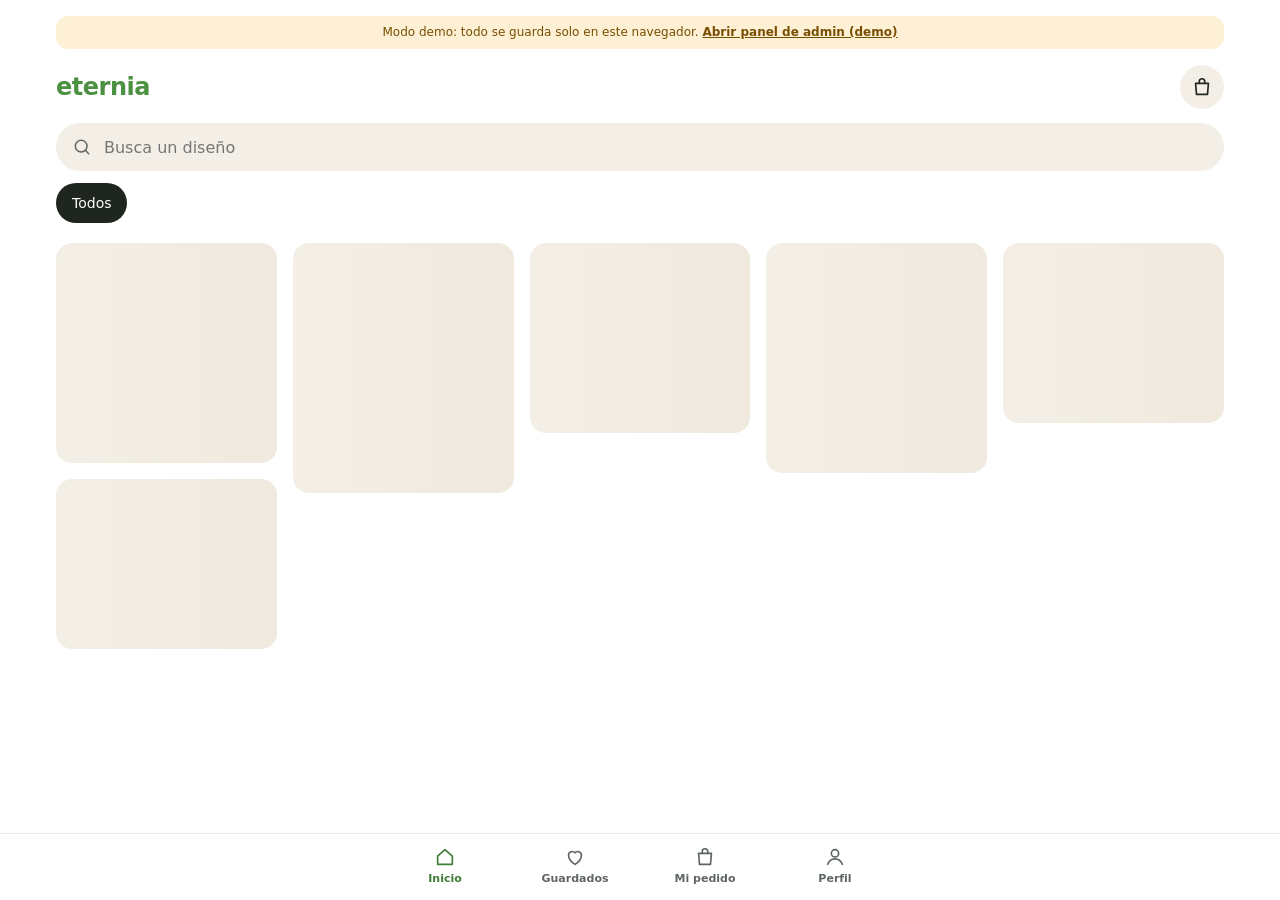
<file: index.html>
<!doctype html>
<html lang="es">
<head>
<meta charset="utf-8">
<meta name="viewport" content="width=device-width, initial-scale=1, viewport-fit=cover">
<!-- Encabezados de seguridad (GitHub Pages no permite headers HTTP propios; estos van en la página) -->
<meta http-equiv="Content-Security-Policy" content="default-src 'self'; script-src 'self' https://accounts.google.com/gsi/client; style-src 'self' https://fonts.googleapis.com https://accounts.google.com/gsi/style; font-src https://fonts.gstatic.com; img-src 'self' data: blob: https://lh3.googleusercontent.com https://drive.google.com; connect-src 'self' https://script.google.com https://script.googleusercontent.com https://accounts.google.com/gsi/; frame-src https://accounts.google.com/gsi/; object-src 'none'; base-uri 'none'; form-action 'none'; upgrade-insecure-requests">
<meta name="referrer" content="strict-origin-when-cross-origin">
<meta name="theme-color" content="#FFFFFF">
<title>Eternia · Tote bags</title>
<meta name="description" content="Explora los diseños de tote bags de Eternia, guarda tus favoritos y envía tu pedido.">
<link rel="icon" href="data:image/svg+xml,%3Csvg xmlns='http://www.w3.org/2000/svg' viewBox='0 0 64 64'%3E%3Crect width='64' height='64' rx='14' fill='%234C9141'/%3E%3Cpath d='M22 24v-4a10 10 0 0 1 20 0v4' fill='none' stroke='%23fff' stroke-width='4'/%3E%3Crect x='14' y='24' width='36' height='30' rx='3' fill='%23fff'/%3E%3C/svg%3E">
<link rel="preconnect" href="https://fonts.googleapis.com">
<link rel="preconnect" href="https://fonts.gstatic.com" crossorigin>
<link rel="stylesheet" href="https://fonts.googleapis.com/css2?family=Plus+Jakarta+Sans:wght@400;500;600;700&display=swap">
<link rel="stylesheet" href="styles.css">
<script src="config.js" defer></script>
<script src="demo.js" defer></script>
<script src="app.js" defer></script>
<script src="https://accounts.google.com/gsi/client" async defer></script>
</head>
<body>
  <noscript><p class="noscript">Activa JavaScript para ver el catálogo de Eternia.</p></noscript>
  <div id="app" class="app" aria-live="polite"></div>
  <nav id="tabbar" class="tabbar" aria-label="Navegación principal"></nav>
  <div id="sheet-root"></div>
  <div id="toast" class="toast" role="status" aria-live="polite"></div>
</body>
</html>
</file>
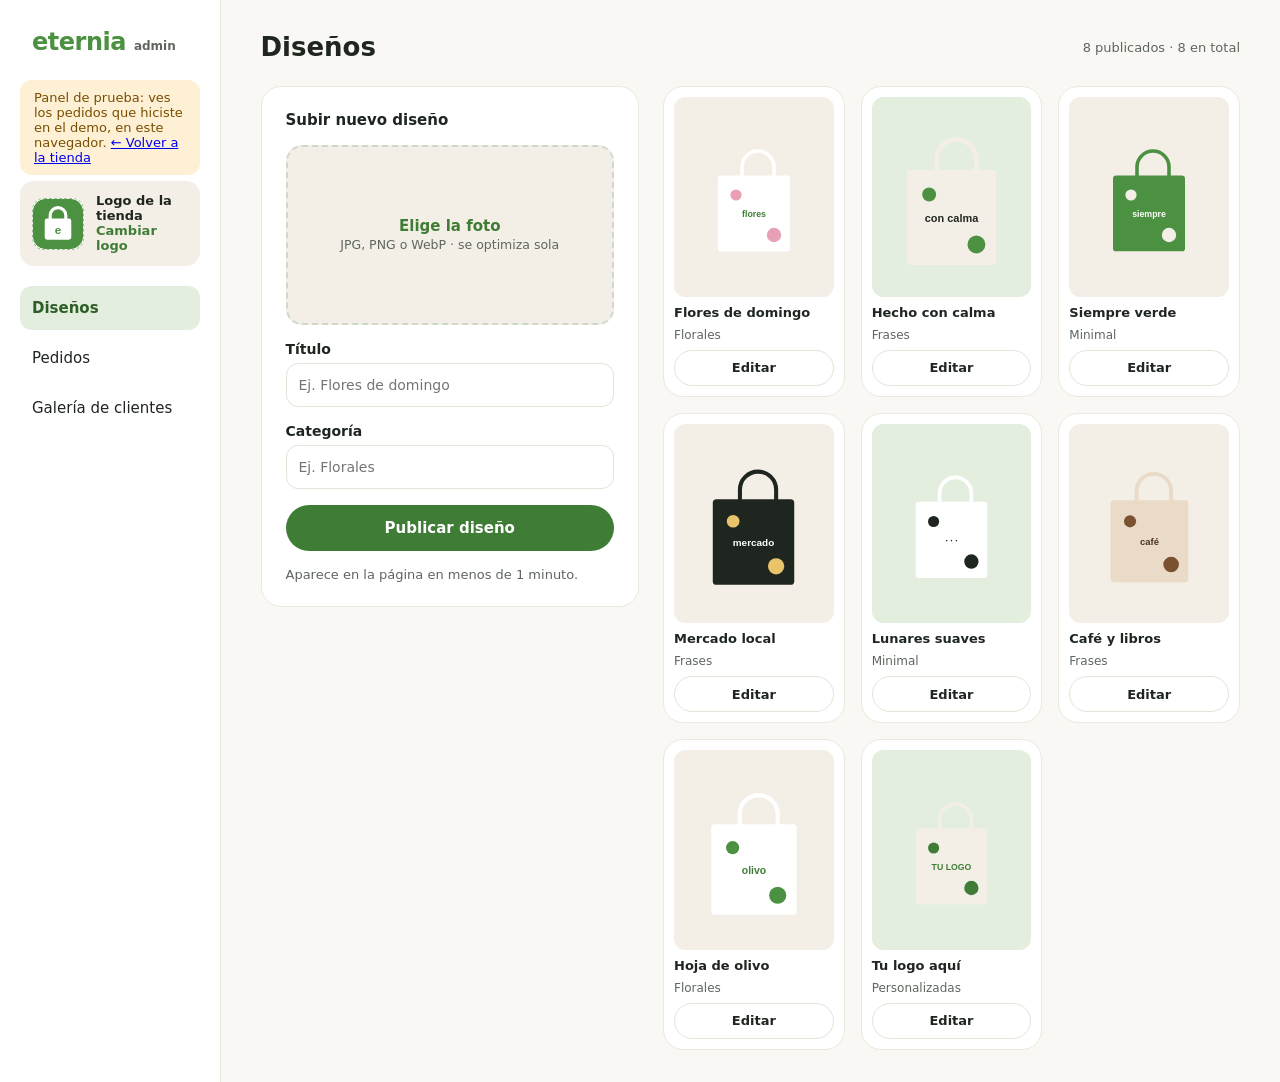
<file: admin-demo.html>
<!doctype html>
<html lang="es">
<head>
<meta charset="utf-8">
<meta name="viewport" content="width=device-width, initial-scale=1">
<meta name="robots" content="noindex">
<meta http-equiv="Content-Security-Policy" content="default-src 'self'; script-src 'self'; style-src 'self' 'unsafe-inline' https://fonts.googleapis.com; font-src https://fonts.gstatic.com; img-src 'self' data: blob: https://lh3.googleusercontent.com; object-src 'none'; base-uri 'none'; form-action 'none'">
<title>Eternia · Panel demo</title>
<link rel="preconnect" href="https://fonts.googleapis.com">
<link rel="stylesheet" href="https://fonts.googleapis.com/css2?family=Plus+Jakarta+Sans:wght@400;500;600;700&display=swap">
<style>
  :root{--may:#4C9141;--bosque:#3F7D36;--bosque-osc:#2E5E28;--lino:#F4EFE6;--salvia:#E4EEDF;--carbon:#1F2620;--gris:#5E665F;--linea:#ECE8DF;--borde:#E6E2D8;--fondo:#FAF8F4}
  *{box-sizing:border-box}
  body{margin:0;background:var(--fondo);color:var(--carbon);font-family:'Plus Jakarta Sans',system-ui,sans-serif;font-size:15px}
  button,input,select,textarea{font:inherit;color:inherit}
  .layout{display:flex;flex-wrap:wrap;min-height:100vh}
  aside{flex:1 1 220px;max-width:270px;background:#fff;border-right:1px solid var(--linea);padding:28px 20px;display:flex;flex-direction:column;gap:6px}
  .brand{font-size:24px;font-weight:700;letter-spacing:-.02em;color:var(--may);padding:0 12px 18px}
  .brand small{font-size:12px;color:var(--gris);letter-spacing:0;font-weight:600}
  .logo-card{display:flex;align-items:center;gap:12px;padding:12px;margin-bottom:14px;border-radius:14px;background:var(--lino)}
  .logo-box{width:52px;height:52px;flex-shrink:0;border-radius:12px;background:#fff;border:1.5px dashed #9DBF93;display:flex;align-items:center;justify-content:center;font-size:10px;font-weight:700;color:var(--bosque);overflow:hidden}
  .logo-box img{width:100%;height:100%;object-fit:contain}
  .link-btn{background:none;border:0;padding:0;color:var(--bosque);font-weight:600;font-size:13px;cursor:pointer;text-align:left}
  .nav{display:flex;align-items:center;gap:8px;height:44px;padding:0 12px;border:0;border-radius:12px;background:transparent;font-weight:500;text-align:left;cursor:pointer}
  .nav.on{background:var(--salvia);color:var(--bosque-osc);font-weight:600}
  .nav .count{margin-left:auto;font-size:12px;background:var(--bosque);color:#fff;border-radius:999px;padding:2px 8px}
  main{flex:999 1 560px;min-width:0;padding:32px 40px;display:flex;flex-direction:column;gap:24px}
  h1{margin:0;font-size:26px}
  .row{display:flex;flex-wrap:wrap;gap:24px;align-items:flex-start}
  .card{background:#fff;border:1px solid var(--linea);border-radius:20px}
  form.card{flex:1 1 300px;max-width:380px;padding:24px;display:flex;flex-direction:column;gap:16px}
  .drop{display:flex;flex-direction:column;align-items:center;justify-content:center;gap:6px;min-height:180px;border:2px dashed #CFD9C9;border-radius:16px;background:var(--lino);color:var(--bosque);cursor:pointer;text-align:center;padding:12px;overflow:hidden}
  .drop img{max-width:100%;max-height:220px;border-radius:10px}
  .drop small{color:var(--gris)}
  label.f{display:flex;flex-direction:column;gap:6px;font-size:14px;font-weight:600}
  input[type=text],select{height:44px;border:1px solid var(--borde);border-radius:12px;padding:0 12px;font-weight:400;background:#fff}
  .btn{height:46px;border:0;border-radius:999px;background:var(--bosque);color:#fff;font-weight:700;cursor:pointer;padding:0 22px}
  .btn:disabled{opacity:.6;cursor:wait}
  .btn.ghost{background:#fff;color:var(--carbon);border:1px solid var(--borde)}
  .btn.danger{background:#fff;color:#A3271F;border:1px solid #F0CFCB}
  .grid{flex:2 1 420px;min-width:0;display:grid;grid-template-columns:repeat(auto-fill,minmax(160px,1fr));gap:16px}
  .d{padding:10px;display:flex;flex-direction:column;gap:8px}
  .d .ph{aspect-ratio:4/5;border-radius:12px;background:var(--lino);overflow:hidden}
  .d .ph img{width:100%;height:100%;object-fit:cover;display:block}
  .d .t{font-size:13px;font-weight:600}
  .d .c{font-size:12px;color:var(--gris)}
  .tag-off{font-size:11px;font-weight:700;color:#7A4E00;background:#FDF0D5;border-radius:999px;padding:2px 8px;align-self:flex-start}
  .chips{display:flex;gap:8px;flex-wrap:wrap}
  .chip{height:38px;padding:0 16px;border:0;border-radius:999px;background:var(--lino);cursor:pointer;font-weight:500;font-size:14px}
  .chip.on{background:var(--carbon);color:#fff}
  .order{padding:20px;display:flex;flex-direction:column;gap:12px}
  .order-h{display:flex;flex-wrap:wrap;gap:12px;justify-content:space-between;align-items:center}
  .order-h b{font-size:16px}
  .muted{color:var(--gris);font-size:13px}
  .tbl{overflow-x:auto}
  table{width:100%;min-width:560px;border-collapse:collapse;font-size:14px}
  th{text-align:left;font-size:12px;text-transform:uppercase;letter-spacing:.06em;color:var(--gris);font-weight:600;padding:8px 10px}
  td{padding:10px;border-top:1px solid var(--linea);vertical-align:top}
  .empty{padding:40px;text-align:center;color:var(--gris)}
  .toast{position:fixed;left:50%;bottom:24px;transform:translateX(-50%);background:var(--carbon);color:#fff;padding:12px 20px;border-radius:999px;font-size:14px;opacity:0;transition:opacity .2s;pointer-events:none}
  .toast.show{opacity:1}
  dialog{border:0;border-radius:20px;padding:24px;width:min(420px,92vw)}
  dialog::backdrop{background:rgba(31,38,32,.45)}
  .dlg{display:flex;flex-direction:column;gap:14px}
  .check{display:flex;gap:10px;align-items:center;font-weight:500}
  .actions{display:flex;gap:10px;flex-wrap:wrap;justify-content:flex-end}
  .contact{display:inline-flex;align-items:center;gap:6px;height:34px;padding:0 14px;border-radius:999px;background:var(--salvia);color:var(--bosque-osc);font-weight:600;font-size:13px;text-decoration:none}
  .g{padding:10px;display:flex;flex-direction:column;gap:8px}
  .g .ph{aspect-ratio:1;border-radius:12px;background:var(--lino);overflow:hidden}
  .g .ph img{width:100%;height:100%;object-fit:cover;display:block}
  .g .row2{display:flex;gap:6px;flex-wrap:wrap}
  .g .row2 .btn{height:34px;font-size:12px;padding:0 12px;flex:1}
  .st{font-size:11px;font-weight:700;border-radius:999px;padding:2px 8px;align-self:flex-start;background:var(--lino)}
  .st.Pendiente{background:#FDF0D5;color:#7A4E00}.st.Aprobada{background:var(--salvia);color:var(--bosque-osc)}.st.Rechazada{background:#FBE7E5;color:#A3271F}
  .demo-flag{font-size:13px;background:#FDF0D5;color:#7A4E00;border-radius:12px;padding:10px 14px}
  @media (max-width:700px){main{padding:20px 16px}aside{max-width:none;border-right:0;border-bottom:1px solid var(--linea)}}
</style>
</head>
<body>
<div class="layout">
  <aside>
    <div class="brand">eternia <small>admin</small></div>
    <div class="demo-flag">Panel de prueba: ves los pedidos que hiciste en el demo, en este navegador. <a href="./">← Volver a la tienda</a></div>
    <div class="logo-card">
      <div class="logo-box" id="logoBox">LOGO</div>
      <div>
        <div style="font-size:13px;font-weight:600">Logo de la tienda</div>
        <button class="link-btn" id="logoBtn" type="button">Cambiar logo</button>
        <input type="file" id="logoFile" accept="image/png,image/jpeg,image/webp" hidden>
      </div>
    </div>
    <button class="nav on" data-view="designs" type="button">Diseños</button>
    <button class="nav" data-view="orders" type="button">Pedidos <span class="count" id="newCount" hidden>0</span></button>
    <button class="nav" data-view="gallery" type="button">Galería de clientes <span class="count" id="galCount" hidden>0</span></button>
  </aside>

  <main>
    <section id="vDesigns">
      <div style="display:flex;justify-content:space-between;align-items:center;flex-wrap:wrap;gap:12px;margin-bottom:24px">
        <h1>Diseños</h1><span class="muted" id="designCount"></span>
      </div>
      <div class="row">
        <form class="card" id="upForm">
          <b>Subir nuevo diseño</b>
          <label class="drop" id="drop">
            <span id="dropTxt"><b>Elige la foto</b><br><small>JPG, PNG o WebP · se optimiza sola</small></span>
            <input type="file" id="upFile" accept="image/png,image/jpeg,image/webp" hidden>
          </label>
          <label class="f">Título<input type="text" id="upTitle" maxlength="80" placeholder="Ej. Flores de domingo" autocomplete="off"></label>
          <label class="f">Categoría<input type="text" id="upCat" maxlength="40" list="catList" placeholder="Ej. Florales" autocomplete="off"></label>
          <datalist id="catList"></datalist>
          <button class="btn" id="upBtn" type="submit">Publicar diseño</button>
          <span class="muted">Aparece en la página en menos de 1 minuto.</span>
        </form>
        <div class="grid" id="grid"></div>
      </div>
    </section>

    <section id="vGallery" hidden>
      <div style="display:flex;justify-content:space-between;align-items:center;flex-wrap:wrap;gap:12px;margin-bottom:16px">
        <h1>Galería de clientes</h1><span class="muted">Solo las fotos aprobadas aparecen en la página</span>
      </div>
      <div class="chips" id="galChips" style="margin-bottom:20px"></div>
      <div class="grid" id="galGrid" style="flex:none"></div>
    </section>

    <section id="vOrders" hidden>
      <div style="display:flex;justify-content:space-between;align-items:center;flex-wrap:wrap;gap:12px;margin-bottom:16px">
        <h1>Pedidos</h1><span class="muted">También los ves en el Google Sheet, hoja "Pedidos"</span>
      </div>
      <div class="chips" id="statusChips" style="margin-bottom:20px"></div>
      <div id="orders" style="display:flex;flex-direction:column;gap:16px"></div>
    </section>
  </main>
</div>

<dialog id="editDlg">
  <form class="dlg" method="dialog" id="editForm">
    <b style="font-size:18px">Editar diseño</b>
    <label class="f">Título<input type="text" id="edTitle" maxlength="80"></label>
    <label class="f">Categoría<input type="text" id="edCat" maxlength="40" list="catList"></label>
    <label class="check"><input type="checkbox" id="edVisible"> Visible en la página</label>
    <div class="actions">
      <button class="btn danger" id="edDelete" type="button">Eliminar</button>
      <button class="btn ghost" value="cancel" type="submit">Cancelar</button>
      <button class="btn" id="edSave" type="button">Guardar</button>
    </div>
  </form>
</dialog>

<div class="toast" id="toast" role="status" aria-live="polite"></div>

<script src="config.js"></script>
<script src="demo.js"></script>
<script src="admin-demo.js"></script>

</body>
</html>
</file>
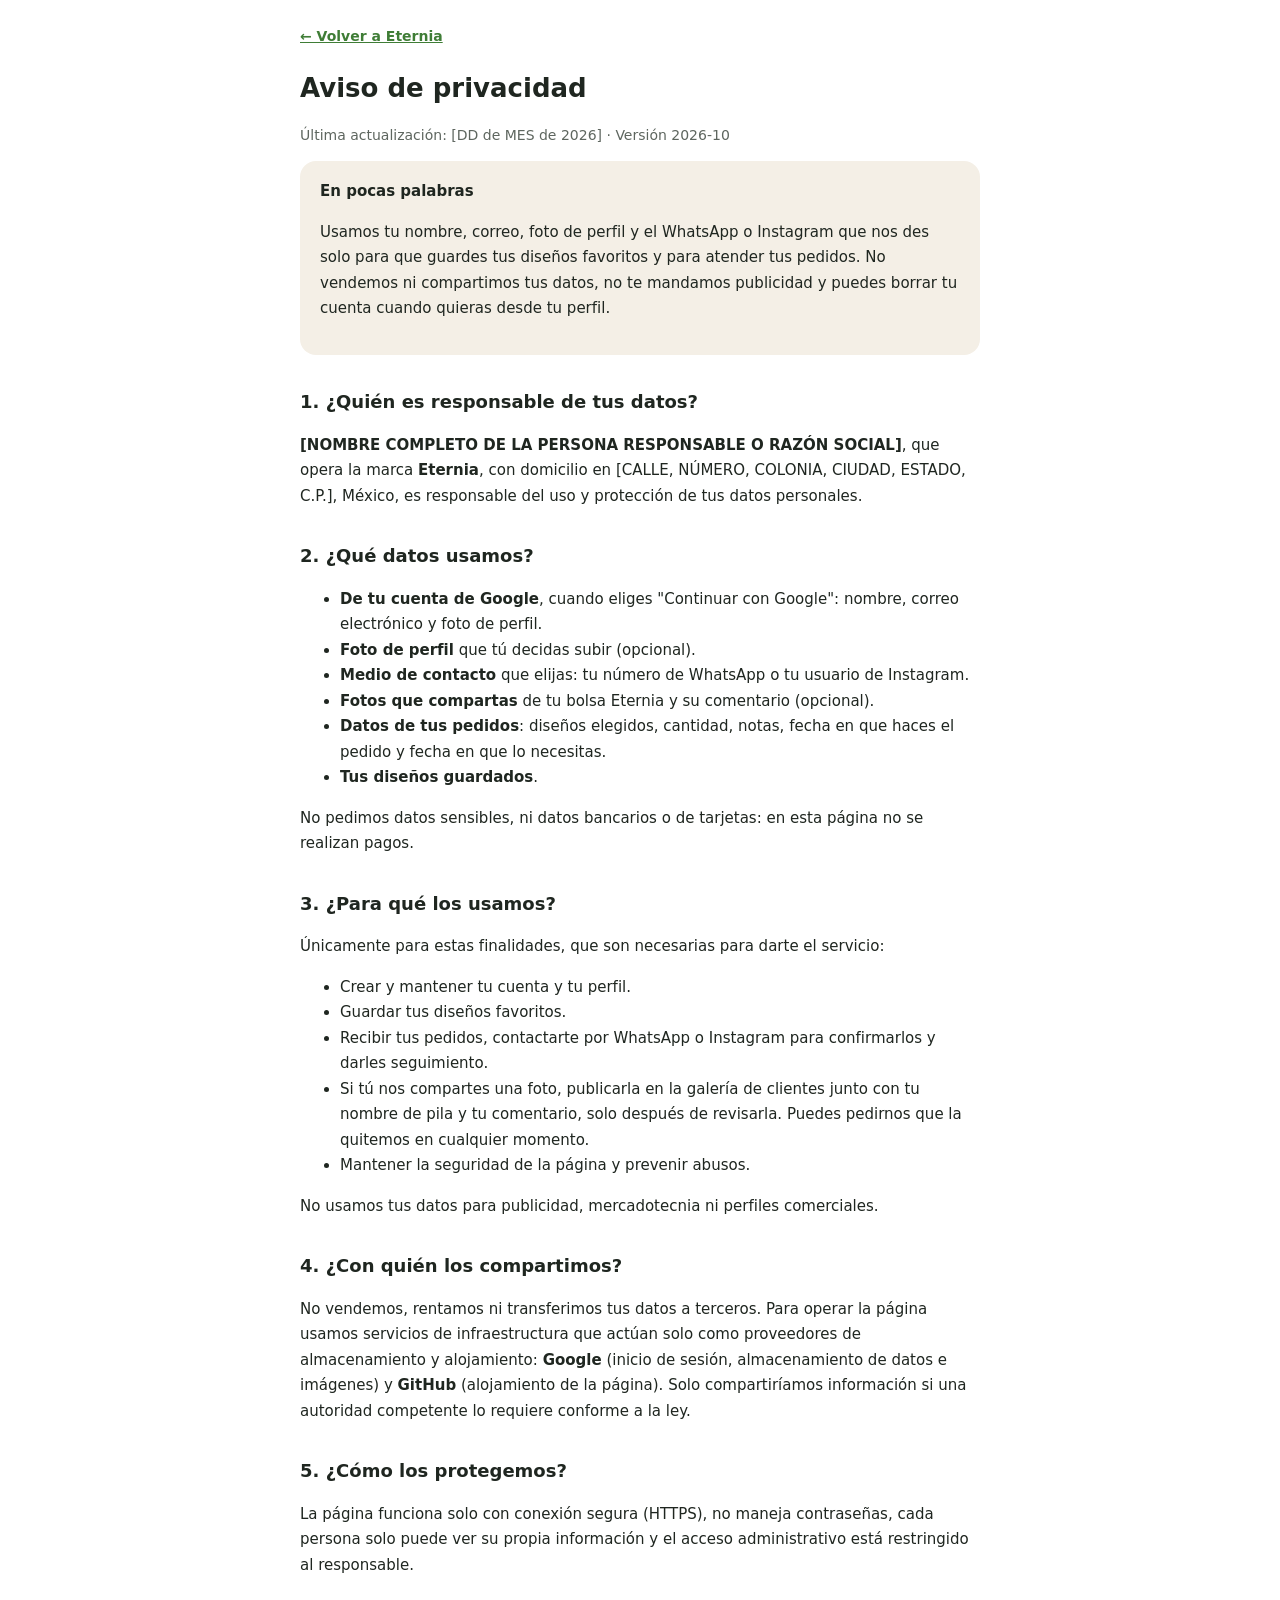
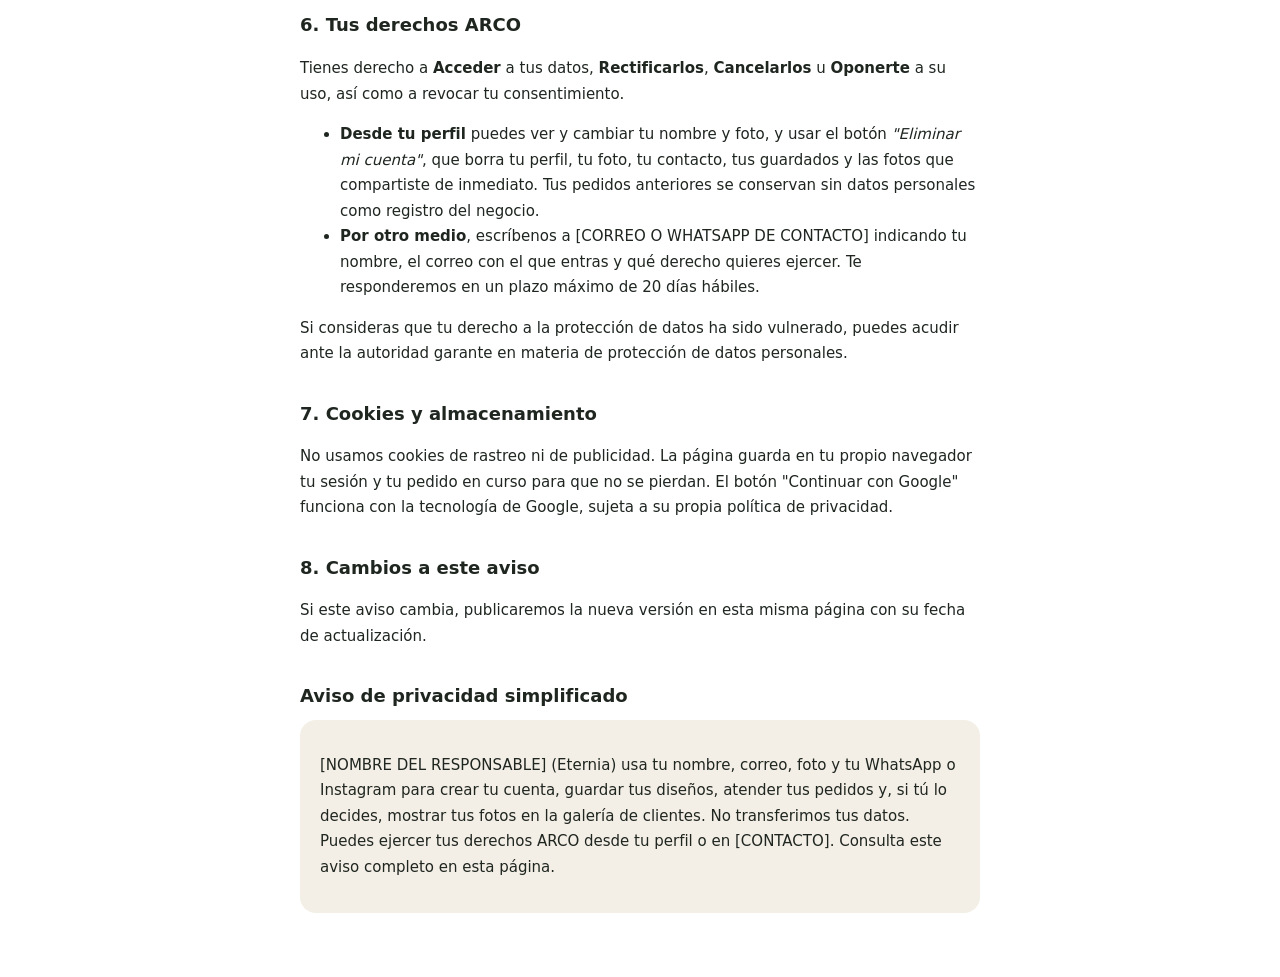
<file: aviso-privacidad.html>
<!doctype html>
<html lang="es">
<head>
<meta charset="utf-8">
<meta name="viewport" content="width=device-width, initial-scale=1">
<meta http-equiv="Content-Security-Policy" content="default-src 'self'; style-src 'self' https://fonts.googleapis.com; font-src https://fonts.gstatic.com; img-src 'self' data:; script-src 'none'; object-src 'none'; base-uri 'none'; form-action 'none'; upgrade-insecure-requests">
<meta name="referrer" content="strict-origin-when-cross-origin">
<title>Aviso de privacidad · Eternia</title>
<link rel="stylesheet" href="https://fonts.googleapis.com/css2?family=Plus+Jakarta+Sans:wght@400;500;600;700&display=swap">
<link rel="stylesheet" href="styles.css">
</head>
<body>
<!--
  ANTES DE PUBLICAR: reemplaza todo lo que está entre [CORCHETES].
  Plantilla basada en la Ley Federal de Protección de Datos Personales en Posesión
  de los Particulares (LFPDPPP). Recomendado: que la revise un abogado.
-->
<main class="legal">
  <a class="text-btn" href="./">← Volver a Eternia</a>
  <h1>Aviso de privacidad</h1>
  <p class="muted">Última actualización: [DD de MES de 2026] · Versión 2026-10</p>

  <div class="box">
    <strong>En pocas palabras</strong>
    <p>Usamos tu nombre, correo, foto de perfil y el WhatsApp o Instagram que nos des solo para que guardes tus diseños favoritos y para atender tus pedidos. No vendemos ni compartimos tus datos, no te mandamos publicidad y puedes borrar tu cuenta cuando quieras desde tu perfil.</p>
  </div>

  <h2>1. ¿Quién es responsable de tus datos?</h2>
  <p><strong>[NOMBRE COMPLETO DE LA PERSONA RESPONSABLE O RAZÓN SOCIAL]</strong>, que opera la marca <strong>Eternia</strong>, con domicilio en [CALLE, NÚMERO, COLONIA, CIUDAD, ESTADO, C.P.], México, es responsable del uso y protección de tus datos personales.</p>

  <h2>2. ¿Qué datos usamos?</h2>
  <ul>
    <li><strong>De tu cuenta de Google</strong>, cuando eliges "Continuar con Google": nombre, correo electrónico y foto de perfil.</li>
    <li><strong>Foto de perfil</strong> que tú decidas subir (opcional).</li>
    <li><strong>Medio de contacto</strong> que elijas: tu número de WhatsApp o tu usuario de Instagram.</li>
    <li><strong>Fotos que compartas</strong> de tu bolsa Eternia y su comentario (opcional).</li>
    <li><strong>Datos de tus pedidos</strong>: diseños elegidos, cantidad, notas, fecha en que haces el pedido y fecha en que lo necesitas.</li>
    <li><strong>Tus diseños guardados</strong>.</li>
  </ul>
  <p>No pedimos datos sensibles, ni datos bancarios o de tarjetas: en esta página no se realizan pagos.</p>

  <h2>3. ¿Para qué los usamos?</h2>
  <p>Únicamente para estas finalidades, que son necesarias para darte el servicio:</p>
  <ul>
    <li>Crear y mantener tu cuenta y tu perfil.</li>
    <li>Guardar tus diseños favoritos.</li>
    <li>Recibir tus pedidos, contactarte por WhatsApp o Instagram para confirmarlos y darles seguimiento.</li>
    <li>Si tú nos compartes una foto, publicarla en la galería de clientes junto con tu nombre de pila y tu comentario, solo después de revisarla. Puedes pedirnos que la quitemos en cualquier momento.</li>
    <li>Mantener la seguridad de la página y prevenir abusos.</li>
  </ul>
  <p>No usamos tus datos para publicidad, mercadotecnia ni perfiles comerciales.</p>

  <h2>4. ¿Con quién los compartimos?</h2>
  <p>No vendemos, rentamos ni transferimos tus datos a terceros. Para operar la página usamos servicios de infraestructura que actúan solo como proveedores de almacenamiento y alojamiento: <strong>Google</strong> (inicio de sesión, almacenamiento de datos e imágenes) y <strong>GitHub</strong> (alojamiento de la página). Solo compartiríamos información si una autoridad competente lo requiere conforme a la ley.</p>

  <h2>5. ¿Cómo los protegemos?</h2>
  <p>La página funciona solo con conexión segura (HTTPS), no maneja contraseñas, cada persona solo puede ver su propia información y el acceso administrativo está restringido al responsable.</p>

  <h2>6. Tus derechos ARCO</h2>
  <p>Tienes derecho a <strong>Acceder</strong> a tus datos, <strong>Rectificarlos</strong>, <strong>Cancelarlos</strong> u <strong>Oponerte</strong> a su uso, así como a revocar tu consentimiento.</p>
  <ul>
    <li><strong>Desde tu perfil</strong> puedes ver y cambiar tu nombre y foto, y usar el botón <em>"Eliminar mi cuenta"</em>, que borra tu perfil, tu foto, tu contacto, tus guardados y las fotos que compartiste de inmediato. Tus pedidos anteriores se conservan sin datos personales como registro del negocio.</li>
    <li><strong>Por otro medio</strong>, escríbenos a [CORREO O WHATSAPP DE CONTACTO] indicando tu nombre, el correo con el que entras y qué derecho quieres ejercer. Te responderemos en un plazo máximo de 20 días hábiles.</li>
  </ul>
  <p>Si consideras que tu derecho a la protección de datos ha sido vulnerado, puedes acudir ante la autoridad garante en materia de protección de datos personales.</p>

  <h2>7. Cookies y almacenamiento</h2>
  <p>No usamos cookies de rastreo ni de publicidad. La página guarda en tu propio navegador tu sesión y tu pedido en curso para que no se pierdan. El botón "Continuar con Google" funciona con la tecnología de Google, sujeta a su propia política de privacidad.</p>

  <h2>8. Cambios a este aviso</h2>
  <p>Si este aviso cambia, publicaremos la nueva versión en esta misma página con su fecha de actualización.</p>

  <h2>Aviso de privacidad simplificado</h2>
  <div class="box">
    <p>[NOMBRE DEL RESPONSABLE] (Eternia) usa tu nombre, correo, foto y tu WhatsApp o Instagram para crear tu cuenta, guardar tus diseños, atender tus pedidos y, si tú lo decides, mostrar tus fotos en la galería de clientes. No transferimos tus datos. Puedes ejercer tus derechos ARCO desde tu perfil o en [CONTACTO]. Consulta este aviso completo en esta página.</p>
  </div>
</main>
</body>
</html>
</file>
<file: styles.css>
/* ETERNIA · estilos */
:root{
  --may:#4C9141; --bosque:#3F7D36; --bosque-osc:#2E5E28;
  --blanco:#FFFFFF; --lino:#F4EFE6; --salvia:#E4EEDF;
  --carbon:#1F2620; --gris:#5E665F; --linea:#ECE8DF; --borde:#E6E2D8;
  --r-card:16px; --r-pill:999px;
  --nav-h:72px; --safe-b:env(safe-area-inset-bottom,0px);
}
*{box-sizing:border-box}
html{-webkit-text-size-adjust:100%}
body{margin:0;background:var(--blanco);color:var(--carbon);font-family:'Plus Jakarta Sans',system-ui,-apple-system,'Segoe UI',sans-serif;font-size:15px;line-height:1.45;-webkit-font-smoothing:antialiased}
button,input,textarea,select{font:inherit;color:inherit}
button{cursor:pointer}
a{color:var(--bosque)}
img{display:block;max-width:100%}
:focus-visible{outline:2px solid var(--bosque);outline-offset:2px}
.sr{position:absolute;width:1px;height:1px;overflow:hidden;clip:rect(0 0 0 0);white-space:nowrap}
.noscript{padding:24px;text-align:center}

.app{max-width:1200px;margin:0 auto;padding:16px 16px calc(var(--nav-h) + var(--safe-b) + 24px)}
.app.no-nav{padding-bottom:calc(240px + var(--safe-b))}

/* Encabezado */
.top{display:flex;align-items:center;justify-content:space-between;gap:12px;padding:4px 0 14px}
.brand{display:flex;align-items:center;gap:10px;text-decoration:none}
.brand-logo{width:44px;height:44px;border-radius:12px;object-fit:contain;background:var(--lino)}
.brand-name{font-size:24px;font-weight:700;letter-spacing:-.02em;color:var(--may)}
.icon-btn{position:relative;display:inline-flex;align-items:center;justify-content:center;width:44px;height:44px;border:0;border-radius:var(--r-pill);background:var(--lino);color:var(--carbon);text-decoration:none;flex-shrink:0}
.icon-btn.white{background:var(--blanco)}
.badge[hidden]{display:none}
.badge{position:absolute;top:2px;right:2px;min-width:18px;height:18px;padding:0 5px;border-radius:var(--r-pill);background:var(--bosque);color:#fff;font-size:11px;font-weight:700;display:flex;align-items:center;justify-content:center}

/* Búsqueda y filtros */
.search{display:flex;align-items:center;gap:10px;height:48px;padding:0 16px;border-radius:var(--r-pill);background:var(--lino);color:var(--gris);margin-bottom:12px}
.search input{border:0;background:transparent;outline:none;flex:1;min-width:0;font-size:16px;color:var(--carbon)}
.chips{display:flex;gap:8px;overflow-x:auto;padding-bottom:4px;margin-bottom:16px;scrollbar-width:none}
.chips::-webkit-scrollbar{display:none}
.chip{flex-shrink:0;height:40px;padding:0 16px;border:0;border-radius:var(--r-pill);background:var(--lino);font-size:14px;font-weight:500}
.chip.on{background:var(--carbon);color:#fff}

/* Mosaico tipo Pinterest */
.masonry{column-count:2;column-gap:12px}
@media (min-width:640px){.masonry{column-count:3;column-gap:16px}}
@media (min-width:960px){.masonry{column-count:4}}
@media (min-width:1200px){.masonry{column-count:5}}
.pin{break-inside:avoid;margin:0 0 16px;display:flex;flex-direction:column;gap:6px}
.pin-img{display:block;border-radius:var(--r-card);overflow:hidden;background:var(--lino);min-height:120px}
.pin-img img{width:100%;height:auto;transition:transform .3s}
.pin-img:hover img{transform:scale(1.02)}
.pin-row{display:flex;align-items:center;justify-content:space-between;gap:6px;padding:0 2px}
.pin-title{font-size:13px;font-weight:600;line-height:1.3;color:var(--carbon);text-decoration:none}
.heart{flex-shrink:0;width:36px;height:36px;border:0;background:transparent;padding:0;display:inline-flex;align-items:center;justify-content:center;color:var(--may)}
.heart.big{width:44px;height:44px;border-radius:var(--r-pill);background:var(--blanco)}
.heart svg{transition:transform .15s}
.heart:active svg{transform:scale(.85)}

/* Estados */
.empty{text-align:center;padding:48px 16px;color:var(--gris);display:flex;flex-direction:column;align-items:center;gap:14px}
.empty h2{margin:0;color:var(--carbon);font-size:18px}
.skeleton{background:linear-gradient(90deg,var(--lino),#EFE9DE,var(--lino));background-size:200% 100%;animation:sk 1.2s infinite;border-radius:var(--r-card)}
@keyframes sk{to{background-position:-200% 0}}

/* Botones */
.btn{display:inline-flex;align-items:center;justify-content:center;gap:8px;height:52px;padding:0 26px;border:0;border-radius:var(--r-pill);background:var(--bosque);color:#fff;font-weight:700;font-size:16px;text-decoration:none}
.btn:hover{background:var(--bosque-osc)}
.btn:disabled{opacity:.6;cursor:wait}
.btn.block{width:100%}
.btn.soft{background:var(--lino);color:var(--carbon);font-weight:600}
.btn.soft:hover{background:#ECE5D8}
.btn.small{height:40px;padding:0 18px;font-size:14px}
.btn.outline{background:#fff;border:1px solid var(--borde);color:var(--carbon);font-weight:600}
.text-btn{background:none;border:0;padding:8px 0;color:var(--bosque);font-weight:600;font-size:14px}
.text-btn.danger{color:#A3271F}

/* Detalle */
.detail{max-width:560px;margin:0 auto}
.detail-media{position:relative;margin:-16px -16px 0;background:var(--lino);display:flex;align-items:center;justify-content:center;min-height:320px}
.detail-media img{width:100%;max-height:70vh;object-fit:contain}
.detail-media .icon-btn{position:absolute;top:16px;background:var(--blanco)}
.detail-media .back{left:16px}.detail-media .heart{position:absolute;top:16px;right:16px}
@media (min-width:600px){.detail-media{margin:0;border-radius:20px;overflow:hidden}}
.detail-body{padding:20px 4px 0;display:flex;flex-direction:column;gap:20px}
.pill{align-self:flex-start;font-size:12px;font-weight:600;color:var(--bosque-osc);background:var(--salvia);padding:4px 10px;border-radius:var(--r-pill)}
h1.title{margin:0;font-size:24px;font-weight:700;letter-spacing:-.01em}
.field{display:flex;flex-direction:column;gap:8px}
.field-label{font-size:15px;font-weight:600}
.field-label small{font-weight:400;color:var(--gris)}
.input,.textarea{width:100%;border:1px solid var(--borde);border-radius:14px;padding:12px 14px;font-size:16px;background:#fff}
.input{height:50px}
.textarea{resize:none;min-height:88px}
.counter{font-size:12px;color:var(--gris);text-align:right}
.qty-row{display:flex;justify-content:space-between;align-items:center}
.stepper{display:flex;align-items:center;gap:4px;background:var(--lino);border-radius:var(--r-pill);padding:4px}
.stepper button{width:40px;height:40px;border:0;border-radius:var(--r-pill);background:#fff;font-size:20px;line-height:1}
.stepper input{width:48px;text-align:center;border:0;background:transparent;font-weight:700;font-size:16px;-moz-appearance:textfield}
.stepper input::-webkit-inner-spin-button,.stepper input::-webkit-outer-spin-button{-webkit-appearance:none;margin:0}
.stepper.sm button{width:34px;height:34px;font-size:18px}
.stepper.sm input{width:38px;font-size:15px}

/* Barra de acción fija */
.actionbar{position:fixed;left:0;right:0;bottom:0;z-index:20;background:#fff;border-top:1px solid var(--linea);padding:14px 16px calc(18px + var(--safe-b))}
.actionbar-inner{max-width:560px;margin:0 auto;display:flex;flex-direction:column;gap:10px}
.fine{font-size:12px;color:var(--gris);text-align:center;margin:0}
.fine a{font-weight:600}

/* Pedido */
.page-head{display:flex;align-items:center;gap:12px;margin-bottom:18px}
.page-head h1{margin:0;font-size:22px}
.list{max-width:560px;margin:0 auto;display:flex;flex-direction:column;gap:14px}
.item{display:flex;gap:14px;padding:14px;border-radius:18px;border:1px solid var(--linea);background:#fff}
.item-img{width:84px;height:100px;flex-shrink:0;border-radius:12px;overflow:hidden;background:var(--lino)}
.item-img img{width:100%;height:100%;object-fit:cover}
.item-body{flex:1;min-width:0;display:flex;flex-direction:column;gap:8px}
.item-top{display:flex;justify-content:space-between;gap:8px;align-items:flex-start}
.item-title{font-weight:700;font-size:15px}
.item-meta{font-size:13px;color:var(--gris)}
.item .stepper{align-self:flex-start}
.item .input{height:42px;font-size:14px;padding:8px 12px}
.item .textarea{min-height:60px;font-size:14px;padding:8px 12px}
.summary{display:flex;flex-wrap:wrap;justify-content:space-between;gap:2px 12px;font-size:13px;color:var(--gris)}
.summary-contact{width:100%;display:flex;flex-wrap:wrap;align-items:center;gap:4px}
.summary-contact .text-btn{padding:4px 0;font-size:13px}
.summary b{color:var(--carbon)}
.hp{position:absolute;left:-9999px;width:1px;height:1px;opacity:0}

/* Éxito */
.success{max-width:420px;margin:0 auto;min-height:70vh;display:flex;flex-direction:column;align-items:center;justify-content:center;gap:16px;text-align:center}
.success-ic{width:88px;height:88px;border-radius:var(--r-pill);background:var(--salvia);color:var(--bosque);display:flex;align-items:center;justify-content:center}
.success h1{margin:0;font-size:24px}
.success p{margin:0;color:var(--gris);line-height:1.6}

/* Perfil */
.profile{max-width:640px;margin:0 auto;display:flex;flex-direction:column;gap:20px}
.me{display:flex;flex-direction:column;align-items:center;gap:8px;text-align:center;padding-top:8px}
.avatar-wrap{position:relative;width:104px;height:104px}
.avatar{width:104px;height:104px;border-radius:var(--r-pill);object-fit:cover;background:var(--salvia);color:var(--bosque);display:flex;align-items:center;justify-content:center;font-size:36px;font-weight:700}
.cam{position:absolute;right:-2px;bottom:-2px;width:38px;height:38px;border-radius:var(--r-pill);border:3px solid #fff;background:var(--bosque);color:#fff;display:flex;align-items:center;justify-content:center;padding:0}
.me-name{font-size:20px;font-weight:700}
.me-mail{font-size:14px;color:var(--gris)}
.name-edit{display:flex;gap:8px;width:100%;max-width:340px}
.name-edit .input{height:44px}
.tabs{display:grid;grid-template-columns:1fr 1fr;background:var(--lino);border-radius:var(--r-pill);padding:4px}
.tab{height:42px;border:0;border-radius:var(--r-pill);background:transparent;font-weight:600;font-size:14px;color:var(--gris)}
.tab.on{background:#fff;color:var(--carbon)}
.order-card{display:flex;flex-direction:column;gap:8px;padding:16px;border-radius:18px;border:1px solid var(--linea)}
.order-top{display:flex;justify-content:space-between;align-items:center;gap:8px}
.status{font-size:12px;font-weight:600;padding:4px 10px;border-radius:var(--r-pill);background:var(--lino);white-space:nowrap}
.status.Confirmado,.status.Entregado{background:var(--salvia);color:var(--bosque-osc)}
.status.En.proceso{background:#FDF0D5;color:#7A4E00}
.status.Cancelado{background:#FBE7E5;color:#A3271F}
.order-lines{font-size:13px;color:var(--gris);line-height:1.6;margin:0;padding-left:18px}
.order-foot{display:flex;justify-content:space-between;font-size:12px;color:var(--gris)}
.links{display:flex;flex-wrap:wrap;justify-content:center;gap:4px 20px;padding-top:8px;border-top:1px solid var(--linea)}
.welcome{max-width:420px;margin:24px auto;text-align:center;display:flex;flex-direction:column;align-items:center;gap:14px}
.welcome h1{margin:0;font-size:22px}
.welcome p{margin:0;color:var(--gris)}

/* Barra inferior */
.tabbar{position:fixed;left:0;right:0;bottom:0;z-index:10;background:rgba(255,255,255,.96);backdrop-filter:blur(8px);border-top:1px solid var(--linea);padding:8px 12px calc(10px + var(--safe-b))}
.tabbar[hidden]{display:none}
.tabbar-inner{max-width:520px;margin:0 auto;display:grid;grid-template-columns:repeat(4,1fr)}
.tabbar a{position:relative;display:flex;flex-direction:column;align-items:center;gap:3px;min-height:48px;justify-content:center;font-size:11px;font-weight:600;color:var(--gris);text-decoration:none}
.tabbar a.on{color:var(--bosque)}
.tabbar .badge{top:0;right:calc(50% - 22px)}

/* Hoja inferior (login / confirmaciones) */
.overlay{position:fixed;inset:0;z-index:50;background:rgba(31,38,32,.45);display:flex;align-items:flex-end;justify-content:center;animation:fade .2s}
@media (min-width:600px){.overlay{align-items:center}}
.sheet{width:100%;max-width:440px;background:#fff;border-radius:24px 24px 0 0;padding:28px 24px calc(28px + var(--safe-b));display:flex;flex-direction:column;align-items:center;gap:14px;text-align:center;animation:up .25s ease-out}
@media (min-width:600px){.sheet{border-radius:24px}}
.sheet h2{margin:0;font-size:20px}
.sheet p{margin:0;color:var(--gris)}
.sheet .grabber{width:40px;height:4px;border-radius:4px;background:var(--borde);margin:-12px 0 4px}
.gbtn{min-height:44px;display:flex;justify-content:center}
.sheet-actions{display:flex;gap:10px;width:100%}
.sheet-actions .btn{flex:1}
@keyframes up{from{transform:translateY(30px);opacity:0}}
@keyframes fade{from{opacity:0}}

/* Aviso */
.toast{position:fixed;left:50%;bottom:calc(var(--nav-h) + var(--safe-b) + 16px);transform:translate(-50%,10px);z-index:60;background:var(--carbon);color:#fff;padding:12px 20px;border-radius:var(--r-pill);font-size:14px;opacity:0;transition:.2s;pointer-events:none;max-width:calc(100% - 32px);text-align:center}
.toast.show{opacity:1;transform:translate(-50%,0)}
.app.no-nav ~ .toast{bottom:calc(150px + var(--safe-b))}
#sheet-root:not(:empty) ~ .toast{top:calc(16px + env(safe-area-inset-top,0px));bottom:auto}
.demo-flag{font-size:12px;background:#FDF0D5;color:#7A4E00;border-radius:12px;padding:8px 12px;margin-bottom:12px;text-align:center}

/* Galería de clientes */
.gallery{margin:0 0 20px}
.gallery-head{display:flex;align-items:baseline;justify-content:space-between;gap:8px;margin-bottom:10px}
.gallery-head h2{margin:0;font-size:17px}
.gallery-head span{font-size:13px;color:var(--gris)}
.gallery-row{display:flex;gap:10px;overflow-x:auto;padding-bottom:4px;scrollbar-width:none;scroll-snap-type:x mandatory}
.gallery-row::-webkit-scrollbar{display:none}
.gcard{position:relative;flex:0 0 132px;height:170px;border:0;padding:0;border-radius:var(--r-card);overflow:hidden;background:var(--lino);scroll-snap-align:start}
.gcard img{width:100%;height:100%;object-fit:cover}
.gname{position:absolute;left:8px;bottom:8px;background:rgba(255,255,255,.92);color:var(--carbon);font-size:12px;font-weight:600;padding:3px 10px;border-radius:var(--r-pill)}
.story-img{width:100%;max-height:55vh;object-fit:cover;border-radius:16px}
.share-pick{width:100%;border:2px dashed #CFD9C9;border-radius:16px;background:var(--lino);padding:0;overflow:hidden;color:var(--bosque)}
.share-preview{min-height:160px;display:flex;flex-direction:column;align-items:center;justify-content:center;gap:6px;font-weight:600}
.share-preview img{width:100%;max-height:260px;object-fit:cover}
.share-card{display:flex;align-items:center;justify-content:space-between;gap:12px;padding:16px;border-radius:18px;background:var(--salvia)}
.share-card p{margin:2px 0 0;font-size:13px;color:var(--gris)}
.share-card .btn{flex-shrink:0}

/* Contacto */
.seg{display:grid;grid-template-columns:1fr 1fr;width:100%;background:var(--lino);border-radius:var(--r-pill);padding:4px}
.seg-btn{height:42px;border:0;border-radius:var(--r-pill);background:transparent;font-weight:600;color:var(--gris)}
.seg-btn.on{background:#fff;color:var(--carbon)}
.me-contact{display:flex;flex-wrap:wrap;justify-content:center;align-items:center;gap:4px 10px;font-size:14px}
.demo-flag a{font-weight:700;color:#7A4E00}

/* Aviso de privacidad */
.legal{max-width:720px;margin:0 auto;padding:24px 20px 64px;line-height:1.7}
.legal h1{font-size:26px;margin:16px 0 4px}
.legal h2{font-size:18px;margin:32px 0 8px}
.legal .box{background:var(--lino);border-radius:16px;padding:18px 20px}
.legal .muted{color:var(--gris);font-size:14px}

@media (prefers-reduced-motion:reduce){*{animation:none!important;transition:none!important}}
</file>
